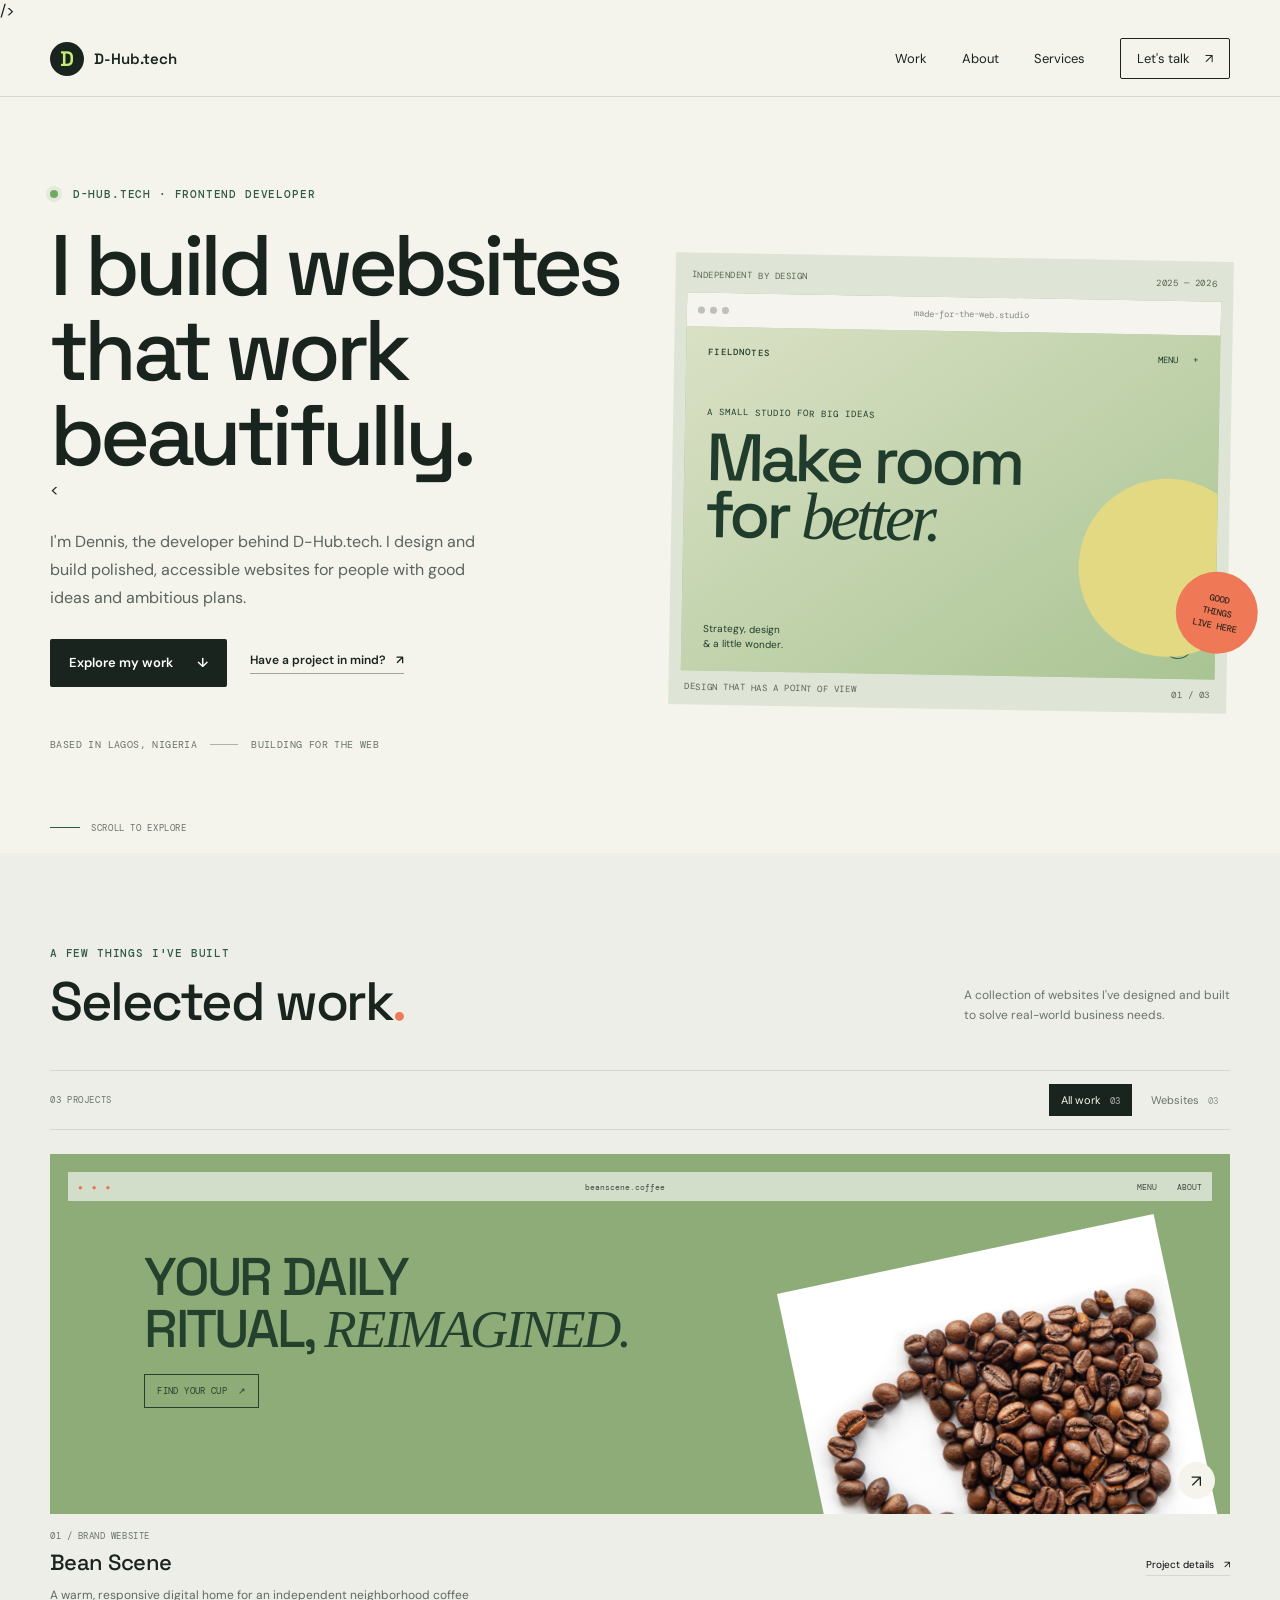
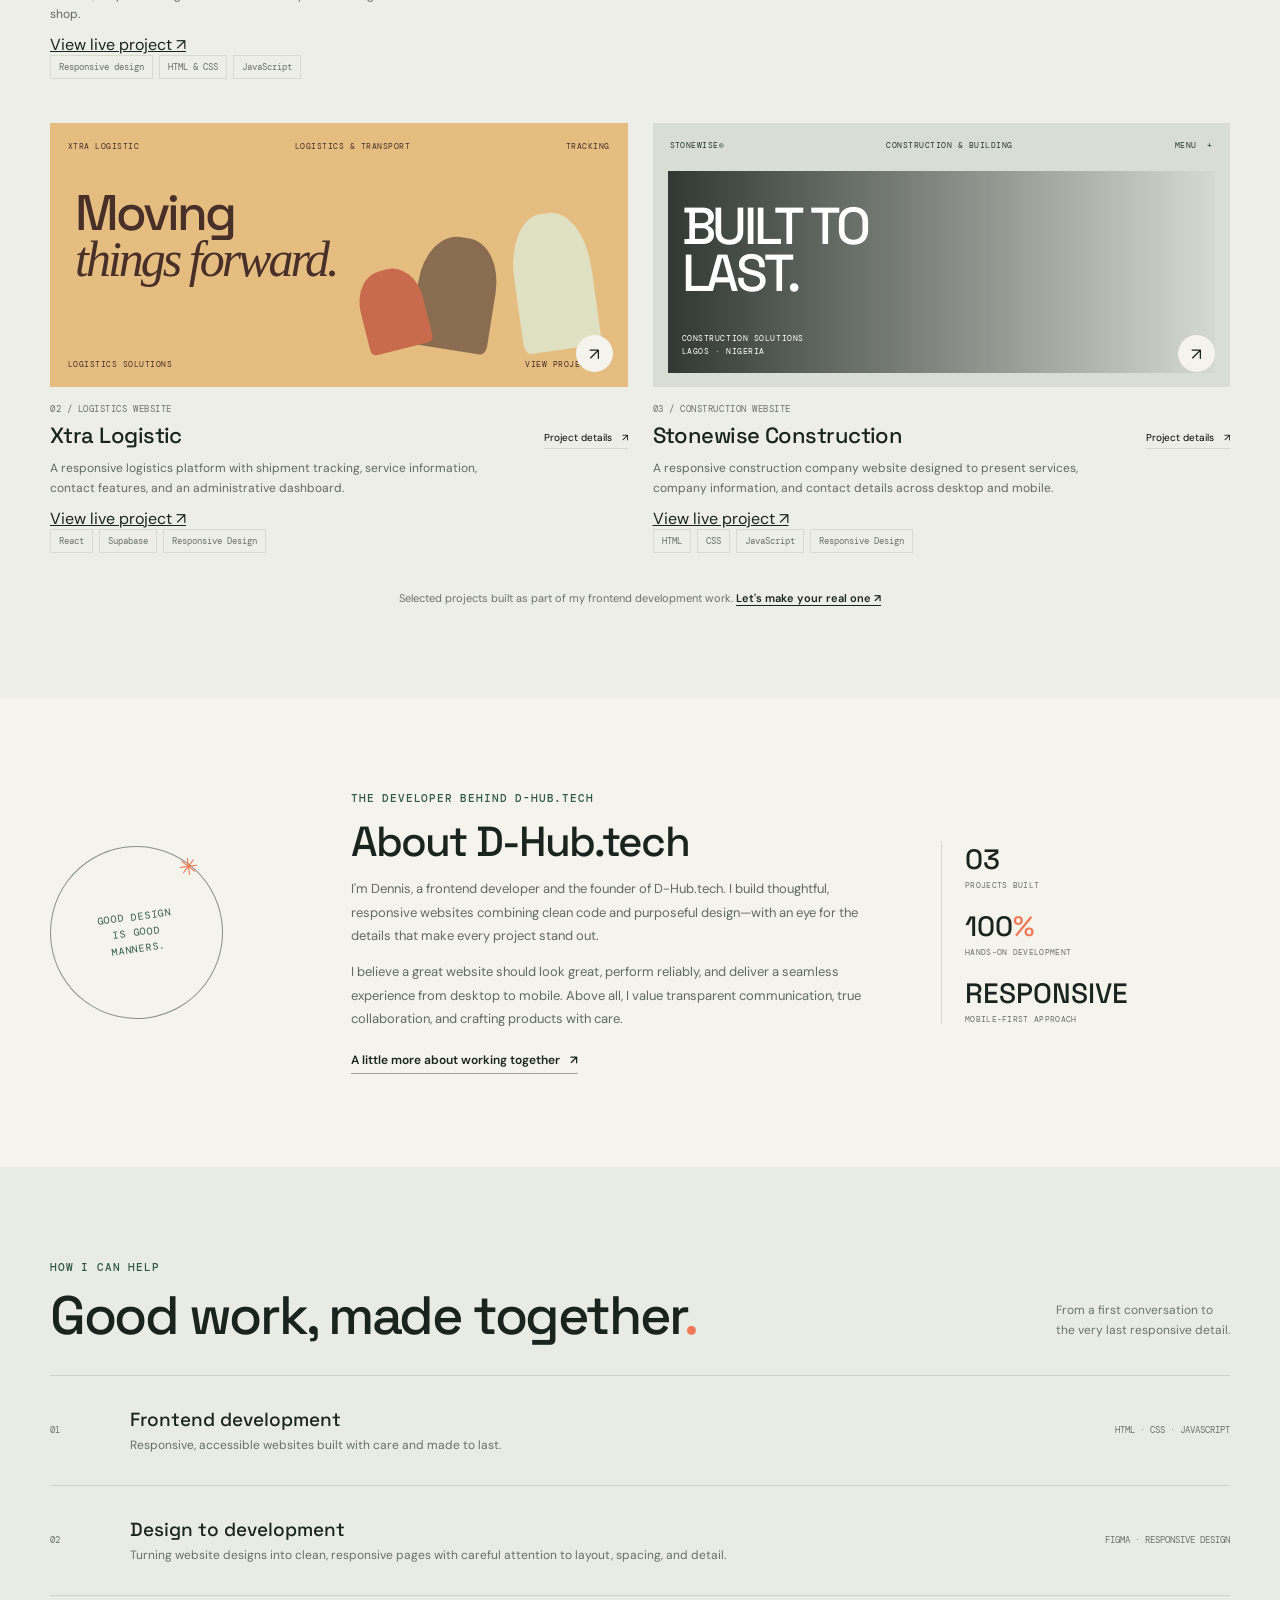
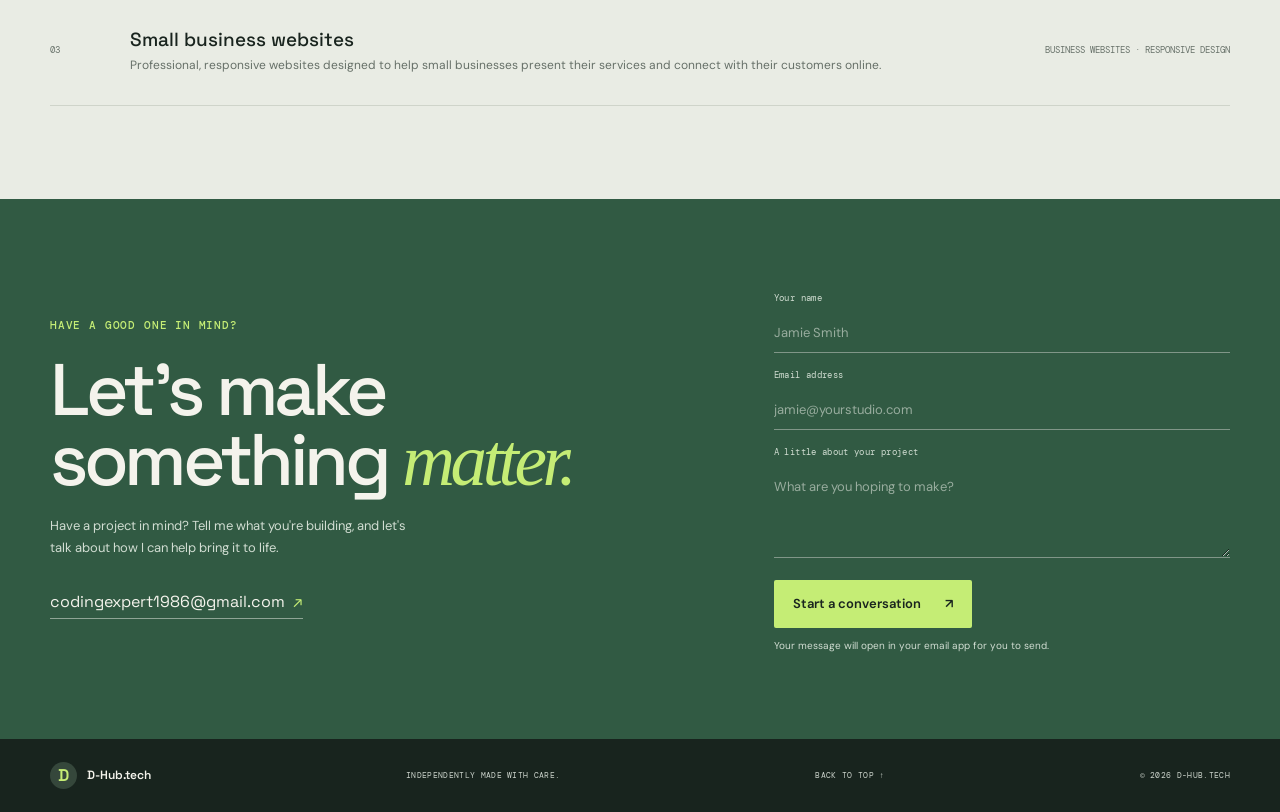
<file: index.html>
<!doctype html>
<html lang="en">
  <head>
    <meta charset="UTF-8" />
    <meta name="viewport" content="width=device-width, initial-scale=1.0" />
    <link rel="icon" type="image/svg+xml" href="./favicon.svg?v=2" />
    <meta property="og:type" content="website" />
    <meta property="og:title" content="D-Hub.tech | Frontend Developer" />
    />
    <meta
      property="og:description"
      content="I design and build polished, responsive websites for businesses and people with good ideas."
    />
    <meta
      property="og:image"
      content="https://d-hubtech.netlify.app/images/icon/og-image.png"
    />
    <meta
      name="description"
      content="D-Hub.tech is a frontend development studio building thoughtful, fast, and accessible websites."
    />
    <link rel="canonical" href="https://d-hubtech.netlify.app/" />
    <meta name="theme-color" content="#f4f3ec" />
    <link rel="preconnect" href="https://fonts.googleapis.com" />
    <link rel="preconnect" href="https://fonts.gstatic.com" crossorigin />
    <link
      href="https://fonts.googleapis.com/css2?family=DM+Mono:wght@400;500&family=DM+Sans:wght@400;500;600;700&family=Space+Grotesk:wght@400;500;600;700&display=swap"
      rel="stylesheet"
    />
    <link rel="stylesheet" href="portfolio.css" />
    <title>D-Hub.tech | Frontend Developer</title>
  </head>
  <body class="portfolio-page">
    <a class="skip-link" href="#main">Skip to content</a>
    <header class="site-header">
      <a class="wordmark" href="#home" aria-label="D-Hub.tech, home">
        <span class="wordmark-icon" aria-hidden="true">D</span>
        <span>D-Hub.tech</span>
      </a>
      <button
        class="menu-toggle"
        type="button"
        aria-expanded="false"
        aria-controls="site-nav"
        aria-label="Open navigation"
      >
        <span></span><span></span>
      </button>
      <nav class="site-nav" id="site-nav" aria-label="Main navigation">
        <a href="#work">Work</a>
        <a href="#about">About</a>
        <a href="#services">Services</a>
        <a class="nav-contact" href="#contact"
          >Let's talk <span aria-hidden="true">↗</span></a
        >
      </nav>
    </header>

    <main id="main">
      <section class="hero page-wrap" id="home" aria-labelledby="hero-title">
        <div class="hero-copy">
          <p class="eyebrow">
            <span class="availability-dot"></span> D-Hub.tech · Frontend
            Developer
          </p>
          <h1 id="hero-title">I build websites that work beautifully.</h1>
          <
          <p class="hero-intro">
            I'm Dennis, the developer behind D-Hub.tech. I design and build
            polished, accessible websites for people with good ideas and
            ambitious plans.
          </p>
          <div class="hero-actions">
            <a class="button button-dark" href="#work"
              >Explore my work <span aria-hidden="true">↓</span></a
            >
            <a class="text-link" href="#contact"
              >Have a project in mind? <span aria-hidden="true">↗</span></a
            >
          </div>
          <div class="hero-meta">
            <span>Based in Lagos, Nigeria</span>
            <span class="meta-rule" aria-hidden="true"></span>
            <span>Building for the web</span>
          </div>
        </div>
        <div class="hero-art" aria-label="A preview of Dennis's frontend work">
          <div class="art-topline">
            <span>INDEPENDENT BY DESIGN</span><span>2025 — 2026</span>
          </div>
          <div class="art-window">
            <div class="window-bar">
              <span></span><span></span><span></span>
              <p>made-for-the-web.studio</p>
            </div>
            <div class="window-content">
              <div class="window-nav">
                <span class="window-brand">FIELDNOTES</span
                ><span>MENU&nbsp;&nbsp; +</span>
              </div>
              <div class="window-kicker">A SMALL STUDIO FOR BIG IDEAS</div>
              <div class="window-title">Make room<br />for <i>better.</i></div>
              <div class="window-bottom">
                <span>Strategy, design<br />&amp; a little wonder.</span
                ><span class="window-arrow" aria-hidden="true">↗</span>
              </div>
              <div class="window-sun" aria-hidden="true"></div>
            </div>
          </div>
          <div class="art-caption">
            <span>DESIGN THAT HAS A POINT OF VIEW</span><span>01 / 03</span>
          </div>
          <span class="art-sticker" aria-hidden="true"
            >GOOD<br />THINGS<br />LIVE HERE</span
          >
        </div>
        <a class="scroll-cue" href="#work"
          ><span class="scroll-line" aria-hidden="true"></span> SCROLL TO
          EXPLORE</a
        >
      </section>

      <section
        class="work-section section-pad"
        id="work"
        aria-labelledby="work-title"
      >
        <div class="page-wrap">
          <div class="section-heading">
            <div>
              <p class="eyebrow">A few things I've built</p>

              <h2 id="work-title">
                Selected work<span class="heading-period">.</span>
              </h2>
            </div>
            <p class="section-note">
              A collection of websites I've designed and built<br />to solve
              real-world business needs.
            </p>
          </div>
          <div class="project-toolbar">
            <span class="project-count">03 PROJECTS</span>
            <div
              class="project-filters"
              role="group"
              aria-label="Filter projects"
            >
              <button
                class="filter-button is-active"
                type="button"
                data-filter="all"
                aria-pressed="true"
              >
                All work <span>03</span>
              </button>
              <button
                class="filter-button"
                type="button"
                data-filter="websites"
                aria-pressed="false"
              >
                Websites <span>03</span>
              </button>
            </div>
          </div>
          <div class="project-grid">
            <article
              class="project-card project-card-featured"
              data-category="websites"
            >
              <button
                class="project-preview preview-coffee"
                type="button"
                data-project="bean-scene"
                aria-label="Read the Bean Scene project details"
              >
                <span class="preview-browser"
                  ><span class="preview-browser-dots">● ● ●</span
                  ><span>beanscene.coffee</span
                  ><span>MENU&nbsp; &nbsp; ABOUT</span></span
                >
                <span class="coffee-preview-copy"
                  ><span>YOUR DAILY<br />RITUAL, <i>REIMAGINED.</i></span
                  ><span class="coffee-preview-button"
                    >FIND YOUR CUP&nbsp; ↗</span
                  ></span
                >
                <img
                  src="images/icon/stylized-cup-coffee-out-coffee-beans-flat-lay 1.png"
                  alt="Coffee cup surrounded by coffee beans"
                  loading="lazy"
                />
                <span class="preview-open" aria-hidden="true">↗</span>
              </button>
              <div class="project-info">
                <div>
                  <p class="project-type">01 / BRAND WEBSITE</p>
                  <h3>Bean Scene</h3>
                </div>
                <button
                  class="project-details"
                  type="button"
                  data-project="bean-scene"
                >
                  Project details <span aria-hidden="true">↗</span>
                </button>
              </div>
              <p class="project-summary">
                A warm, responsive digital home for an independent neighborhood
                coffee shop.
              </p>
              <a
                class="project-live-link"
                href="https://coffee-home01.netlify.app/"
                target="_blank"
                rel="noopener noreferrer"
              >
                View live project ↗
              </a>

              <div class="tag-list">
                <span>Responsive design</span><span>HTML &amp; CSS</span
                ><span>JavaScript</span>
              </div>
            </article>

            <article class="project-card" data-category="websites">
              <button
                class="project-preview preview-store"
                type="button"
                data-project="xtra-logistic"
                aria-label="Read the Xtra Logistic project details"
              >
                <span class="store-topline">
                  XTRA LOGISTIC
                  <span>LOGISTICS &amp; TRANSPORT</span>
                  <span>TRACKING</span>
                </span>

                <span class="store-title">
                  Moving<br /><i>things forward.</i>
                </span>
                <span class="store-shape shape-one"></span>
                <span class="store-shape shape-two"></span>
                <span class="store-shape shape-three"></span>

                <span class="store-bottom">
                  LOGISTICS SOLUTIONS
                  <span>VIEW PROJECT&nbsp; ↗</span>
                </span>

                <span class="preview-open" aria-hidden="true">↗</span>
              </button>
              <div class="project-info">
                <div>
                  <p class="project-type">02 / LOGISTICS WEBSITE</p>
                  <h3>Xtra Logistic</h3>
                </div>
                <button
                  class="project-details"
                  type="button"
                  data-project="xtra-logistic"
                >
                  Project details <span aria-hidden="true">↗</span>
                </button>
              </div>

              <p class="project-summary">
                A responsive logistics platform with shipment tracking, service
                information, contact features, and an administrative dashboard.
              </p>

              <a
                class="project-live-link"
                href="https://xtra-logistic.netlify.app/"
                target="_blank"
                rel="noopener noreferrer"
              >
                View live project ↗
              </a>

              <div class="tag-list">
                <span>React</span>
                <span>Supabase</span>
                <span>Responsive Design</span>
              </div>
            </article>

            <article class="project-card" data-category="websites">
              <button
                class="project-preview preview-studio"
                type="button"
                data-project="stonewise"
                aria-label="Read the Stonewise Construction project details"
              >
                <span class="studio-topline">
                  <span>STONEWISE®</span>
                  <span>CONSTRUCTION &amp; BUILDING</span>
                  <span>MENU&nbsp; +</span>
                </span>

                <span class="studio-image" aria-hidden="true"></span>

                <span class="studio-overlay">
                  <span>BUILT TO<br />LAST.</span>
                  <span>
                    CONSTRUCTION SOLUTIONS<br />
                    LAGOS · NIGERIA
                  </span>
                </span>

                <span class="preview-open" aria-hidden="true">↗</span>
              </button>

              <div class="project-info">
                <div>
                  <p class="project-type">03 / CONSTRUCTION WEBSITE</p>
                  <h3>Stonewise Construction</h3>
                </div>

                <button
                  class="project-details"
                  type="button"
                  data-project="stonewise"
                >
                  Project details <span aria-hidden="true">↗</span>
                </button>
              </div>

              <p class="project-summary">
                A responsive construction company website designed to present
                services, company information, and contact details across
                desktop and mobile.
              </p>

              <a
                class="project-live-link"
                href="https://stonewisecontruction.netlify.app/"
                target="_blank"
                rel="noopener noreferrer"
              >
                View live project ↗
              </a>

              <div class="tag-list">
                <span>HTML</span>
                <span>CSS</span>
                <span>JavaScript</span>
                <span>Responsive Design</span>
              </div>
            </article>
          </div>
          <p class="work-footnote">
            Selected projects built as part of my frontend development work.
            <a href="#contact">
              Let's make your real one <span aria-hidden="true">↗</span>
            </a>
          </p>
        </div>
      </section>

      <section
        class="about-section section-pad"
        id="about"
        aria-labelledby="about-title"
      >
        <div class="page-wrap about-grid">
          <div class="about-stamp" aria-hidden="true">
            <span>GOOD DESIGN<br />IS GOOD<br />MANNERS.</span
            ><span class="stamp-star">✳</span>
          </div>
          <div class="about-copy">
            <p class="eyebrow">The developer behind D-Hub.tech</p>
            <h2 id="about-title">About D-Hub.tech</h2>
            <p>
              I'm Dennis, a frontend developer and the founder of D-Hub.tech. I
              build thoughtful, responsive websites combining clean code and
              purposeful design—with an eye for the details that make every
              project stand out.
            </p>
            <p>
              I believe a great website should look great, perform reliably, and
              deliver a seamless experience from desktop to mobile. Above all, I
              value transparent communication, true collaboration, and crafting
              products with care.
            </p>
            <a class="text-link about-link" href="#contact"
              >A little more about working together
              <span aria-hidden="true">↗</span></a
            >
          </div>

          <div class="about-stats">
            <div>
              <strong>03</strong>
              <span>PROJECTS BUILT</span>
            </div>

            <div>
              <strong>100<span>%</span></strong>
              <span>HANDS-ON DEVELOPMENT</span>
            </div>

            <div>
              <strong>RESPONSIVE</strong>
              <span>MOBILE-FIRST APPROACH</span>
            </div>
          </div>
        </div>
      </section>

      <section
        class="services-section section-pad"
        id="services"
        aria-labelledby="services-title"
      >
        <div class="page-wrap">
          <div class="section-heading">
            <div>
              <p class="eyebrow">How I can help</p>
              <h2 id="services-title">
                Good work, made together<span class="heading-period">.</span>
              </h2>
            </div>
            <p class="section-note">
              From a first conversation to<br />the very last responsive detail.
            </p>
          </div>
          <div class="services-list">
            <article>
              <span class="service-number">01</span>
              <div>
                <h3>Frontend development</h3>
                <p>
                  Responsive, accessible websites built with care and made to
                  last.
                </p>
              </div>
              <span class="service-tools">HTML · CSS · JAVASCRIPT</span>
            </article>
            <article>
              <span class="service-number">02</span>
              <div>
                <h3>Design to development</h3>
                <p>
                  Turning website designs into clean, responsive pages with
                  careful attention to layout, spacing, and detail.
                </p>
              </div>
              <span class="service-tools">FIGMA · RESPONSIVE DESIGN</span>
            </article>
            <article>
              <span class="service-number">03</span>
              <div>
                <h3>Small business websites</h3>
                <p>
                  Professional, responsive websites designed to help small
                  businesses present their services and connect with their
                  customers online.
                </p>
              </div>
              <span class="service-tools"
                >BUSINESS WEBSITES · RESPONSIVE DESIGN</span
              >
            </article>
          </div>
        </div>
      </section>

      <section
        class="contact-section"
        id="contact"
        aria-labelledby="contact-title"
      >
        <div class="page-wrap contact-grid">
          <div class="contact-copy">
            <p class="eyebrow">Have a good one in mind?</p>
            <h2 id="contact-title">Let's make<br />something <i>matter.</i></h2>
            <p>
              Have a project in mind? Tell me what you're building, and let's
              talk about how I can help bring it to life.
            </p>
            <a class="contact-email" href="mailto:codingexpert1986@gmail.com"
              >codingexpert1986@gmail.com<span aria-hidden="true">↗</span></a
            >
          </div>
          <form class="contact-form" id="contact-form">
            <label for="contact-name">Your name</label
            ><input
              id="contact-name"
              name="name"
              type="text"
              placeholder="Jamie Smith"
              autocomplete="name"
              required
            />
            <label for="contact-address">Email address</label
            ><input
              id="contact-address"
              name="email"
              type="email"
              placeholder="jamie@yourstudio.com"
              autocomplete="email"
              required
            />
            <label for="contact-message">A little about your project</label
            ><textarea
              id="contact-message"
              name="message"
              rows="4"
              placeholder="What are you hoping to make?"
              required
            ></textarea>
            <button class="button button-lime" type="submit">
              Start a conversation
              <span aria-hidden="true">↗</span>
            </button>
            <p class="form-note" id="form-note" aria-live="polite">
              Your message will open in your email app for you to send.
            </p>
          </form>
        </div>
      </section>
    </main>

    <footer class="site-footer">
      <a class="wordmark footer-wordmark" href="#home">
        <span class="wordmark-icon" aria-hidden="true">D</span>
        <span>D-Hub.tech</span>
      </a>

      <span>INDEPENDENTLY MADE WITH CARE.</span>

      <a href="#home">BACK TO TOP ↑</a>

      <span>© <span id="current-year">2026</span> D-HUB.TECH</span>
    </footer>

    <dialog
      class="project-dialog"
      id="project-dialog"
      aria-labelledby="dialog-title"
    >
      <form method="dialog">
        <button class="dialog-close" aria-label="Close project details">
          ×
        </button>
      </form>
      <p class="eyebrow" id="dialog-kicker">PROJECT DETAILS</p>
      <h2 id="dialog-title"></h2>
      <p id="dialog-description"></p>
      <div class="dialog-tags" id="dialog-tags"></div>
      <a class="button button-dark dialog-contact" href="#contact"
        >Have a project like this? <span aria-hidden="true">↗</span></a
      >
    </dialog>
    <script src="script.js" defer></script>
  </body>
</html>
</file>
<file: portfolio.css>
:root {
  color-scheme: light;
  --paper: #f4f3ec;
  --paper-deep: #e9e9df;
  --ink: #19241e;
  --muted: #69736b;
  --line: #d6d8ce;
  --green: #315a43;
  --lime: #c5ed75;
  --orange: #ef7957;
  --display: "Space Grotesk", sans-serif;
  --body: "DM Sans", sans-serif;
  --mono: "DM Mono", monospace;
}

* {
  box-sizing: border-box;
}
html {
  scroll-behavior: smooth;
  scroll-padding-top: 88px;
}
body.portfolio-page {
  margin: 0;
  background: var(--paper);
  color: var(--ink);
  font-family: var(--body);
  -webkit-font-smoothing: antialiased;
}
a {
  color: inherit;
}
button,
input,
textarea {
  font: inherit;
}
button,
a {
  -webkit-tap-highlight-color: transparent;
}
button:focus-visible,
a:focus-visible,
input:focus-visible,
textarea:focus-visible {
  outline: 3px solid var(--orange);
  outline-offset: 4px;
}
.page-wrap {
  width: min(1180px, calc(100% - 64px));
  margin-inline: auto;
}
.skip-link {
  position: absolute;
  top: 8px;
  left: 8px;
  z-index: 20;
  transform: translateY(-150%);
  background: var(--lime);
  padding: 12px 16px;
}
.skip-link:focus {
  transform: translateY(0);
}
.site-header {
  height: 76px;
  padding-inline: max(32px, calc((100vw - 1180px) / 2));
  display: flex;
  align-items: center;
  justify-content: space-between;
  border-bottom: 1px solid var(--line);
}
.wordmark {
  display: inline-flex;
  align-items: center;
  gap: 10px;
  text-decoration: none;
  font: 600 15px var(--display);
}
.wordmark-icon {
  display: grid;
  place-items: center;
  width: 34px;
  height: 34px;
  border-radius: 50%;
  background: var(--ink);
  color: var(--lime);
  font: 600 21px var(--display);
}
.site-nav {
  display: flex;
  align-items: center;
  gap: 35px;
}
.site-nav a,
.contact-socials a {
  font-size: 13px;
  text-decoration: none;
}
.site-nav a:hover,
.contact-socials a:hover {
  color: var(--green);
}
.site-nav .nav-contact {
  padding: 11px 16px;
  border: 1px solid var(--ink);
  border-radius: 2px;
}
.nav-contact span {
  margin-left: 12px;
}
.menu-toggle {
  display: none;
}

.hero {
  min-height: 650px;
  padding-top: 90px;
  padding-bottom: 74px;
  display: grid;
  grid-template-columns: 1.02fr 0.98fr;
  align-items: center;
  gap: 42px;
  position: relative;
}
.hero-copy {
  padding-bottom: 28px;
}
.eyebrow {
  margin: 0 0 23px;
  color: var(--green);
  font: 500 11px var(--mono);
  letter-spacing: 0.075em;
  text-transform: uppercase;
}
.availability-dot {
  display: inline-block;
  width: 8px;
  height: 8px;
  margin-right: 7px;
  border-radius: 50%;
  background: #72a962;
  box-shadow: 0 0 0 4px #72a96220;
}
.hero h1 {
  max-width: 600px;
  margin: 0;
  font: 500 clamp(55px, 6.7vw, 88px)/0.99 var(--display);
  letter-spacing: -0.055em;
}
.highlight-word {
  position: relative;
  z-index: 0;
  white-space: nowrap;
}
.highlight-word::after {
  position: absolute;
  z-index: -1;
  content: "";
  height: 20px;
  left: 3px;
  right: -6px;
  bottom: 7px;
  background: var(--lime);
  transform: rotate(-2deg);
}
.hero-intro {
  max-width: 440px;
  margin: 28px 0 27px;
  color: #59645c;
  font-size: 16px;
  line-height: 1.75;
}
.hero-actions {
  display: flex;
  flex-wrap: wrap;
  align-items: center;
  gap: 23px;
}
.button {
  display: inline-flex;
  justify-content: center;
  align-items: center;
  gap: 24px;
  min-height: 48px;
  padding: 0 19px;
  border: 0;
  border-radius: 2px;
  text-decoration: none;
  font-size: 13px;
  font-weight: 600;
  transition:
    transform 0.2s ease,
    background 0.2s ease;
  cursor: pointer;
}
.button:hover {
  transform: translateY(-2px);
}
.button-dark {
  background: var(--ink);
  color: #fff;
}
.button-dark:hover {
  background: var(--green);
}
.text-link {
  font-size: 12px;
  font-weight: 600;
  text-decoration: none;
  border-bottom: 1px solid #9ca39b;
  padding-bottom: 5px;
}
.text-link span {
  margin-left: 7px;
}
.hero-meta {
  display: flex;
  align-items: center;
  gap: 13px;
  margin-top: 51px;
  color: var(--muted);
  font: 10px var(--mono);
  text-transform: uppercase;
  letter-spacing: 0.04em;
}
.meta-rule {
  width: 28px;
  height: 1px;
  background: #aeb3a9;
}
.hero-art {
  position: relative;
  padding: 14px 12px 12px;
  background: #dfe5d6;
  transform: rotate(1deg);
}
.art-topline,
.art-caption {
  display: flex;
  justify-content: space-between;
  color: #586551;
  font: 9px var(--mono);
  letter-spacing: 0.06em;
}
.art-topline {
  padding: 2px 4px 12px;
}
.art-caption {
  padding: 10px 4px 0;
}
.art-window {
  overflow: hidden;
  min-height: 378px;
  background: #b2c8a2;
}
.window-bar {
  height: 34px;
  display: flex;
  gap: 5px;
  align-items: center;
  padding-inline: 11px;
  background: #f6f4ee;
}
.window-bar > span {
  width: 7px;
  height: 7px;
  border-radius: 50%;
  background: #bcc2b7;
}
.window-bar p {
  flex: 1;
  margin: 0;
  color: #858c83;
  text-align: center;
  font: 9px var(--mono);
}
.window-content {
  min-height: 344px;
  position: relative;
  overflow: hidden;
  padding: 19px 22px;
  color: #203c2c;
  background: linear-gradient(145deg, #dae1c5 0%, #a9c493 100%);
}
.window-nav {
  display: flex;
  justify-content: space-between;
  font: 9px var(--mono);
}
.window-brand {
  font-weight: 500;
  letter-spacing: 0.13em;
}
.window-kicker {
  margin-top: 48px;
  font: 9px var(--mono);
  letter-spacing: 0.11em;
}
.window-title {
  position: relative;
  z-index: 1;
  margin-top: 11px;
  font: 500 clamp(46px, 5.2vw, 69px)/0.86 var(--display);
  letter-spacing: -0.06em;
}
.window-title i,
.store-title i,
.contact-copy h2 i {
  font-family: Georgia, serif;
  font-weight: 400;
}
.window-bottom {
  position: absolute;
  bottom: 20px;
  left: 22px;
  right: 22px;
  display: flex;
  align-items: end;
  justify-content: space-between;
  font-size: 10px;
  line-height: 1.5;
}
.window-arrow {
  display: grid;
  place-items: center;
  width: 31px;
  height: 31px;
  border: 1px solid #45634a;
  border-radius: 50%;
  font-size: 17px;
}
.window-sun {
  position: absolute;
  right: -40px;
  bottom: 22px;
  width: 178px;
  height: 178px;
  border-radius: 50%;
  background: #e2d982;
}
.art-sticker {
  position: absolute;
  right: -30px;
  bottom: 60px;
  display: grid;
  place-items: center;
  width: 82px;
  height: 82px;
  border-radius: 50%;
  background: var(--orange);
  color: #38251c;
  text-align: center;
  font: 500 9px/1.5 var(--mono);
  transform: rotate(10deg);
}
.scroll-cue {
  position: absolute;
  bottom: 19px;
  left: 0;
  display: flex;
  align-items: center;
  gap: 11px;
  color: var(--muted);
  font: 9px var(--mono);
  letter-spacing: 0.07em;
  text-decoration: none;
}
.scroll-line {
  display: inline-block;
  width: 30px;
  height: 1px;
  background: var(--green);
}

.section-pad {
  padding-block: 93px;
}
.work-section {
  background: #edeee7;
}
.section-heading {
  display: flex;
  justify-content: space-between;
  align-items: end;
  gap: 20px;
  margin-bottom: 39px;
}
.section-heading .eyebrow {
  margin-bottom: 13px;
}
.section-heading h2,
.about-copy h2 {
  margin: 0;
  font: 500 clamp(34px, 4.4vw, 54px)/1.08 var(--display);
  letter-spacing: -0.045em;
}
.heading-period {
  color: var(--orange);
}
.section-note {
  margin: 0 0 5px;
  color: var(--muted);
  font-size: 12px;
  line-height: 1.65;
}
.project-toolbar {
  display: flex;
  align-items: center;
  justify-content: space-between;
  gap: 15px;
  padding-block: 13px;
  margin-bottom: 24px;
  border-top: 1px solid var(--line);
  border-bottom: 1px solid var(--line);
}
.project-count {
  color: var(--muted);
  font: 9px var(--mono);
  letter-spacing: 0.07em;
}
.project-filters {
  display: flex;
  gap: 7px;
}
.filter-button {
  padding: 8px 11px;
  border: 1px solid transparent;
  background: transparent;
  color: var(--muted);
  font-size: 11px;
  cursor: pointer;
}
.filter-button span {
  margin-left: 6px;
  font: 9px var(--mono);
  opacity: 0.7;
}
.filter-button:hover,
.filter-button.is-active {
  border-color: var(--ink);
  color: var(--ink);
}
.filter-button.is-active {
  background: var(--ink);
  color: var(--paper);
}
.project-grid {
  display: grid;
  grid-template-columns: repeat(2, minmax(0, 1fr));
  gap: 44px 25px;
}
.project-card[hidden] {
  display: none;
}
.project-card-featured {
  grid-column: 1 / -1;
}
.project-preview {
  position: relative;
  display: block;
  width: 100%;
  height: 264px;
  overflow: hidden;
  padding: 0;
  border: 0;
  text-align: left;
  cursor: pointer;
}
.project-card-featured .project-preview {
  height: 360px;
}
.preview-open {
  position: absolute;
  z-index: 2;
  right: 15px;
  bottom: 15px;
  display: grid;
  place-items: center;
  width: 37px;
  height: 37px;
  border-radius: 50%;
  background: var(--paper);
  color: var(--ink);
  font-size: 17px;
  transition: transform 0.2s ease;
}
.project-preview:hover .preview-open {
  transform: rotate(45deg);
}
.preview-browser {
  position: absolute;
  z-index: 1;
  top: 18px;
  left: 18px;
  right: 18px;
  height: 29px;
  display: flex;
  align-items: center;
  justify-content: space-between;
  padding: 0 10px;
  background: #fff9;
  color: #42483f;
  font: 8px var(--mono);
}
.preview-browser-dots {
  color: #e47a57;
  letter-spacing: 2px;
}
.preview-coffee {
  background: #8eac78;
  color: #24412e;
}
.coffee-preview-copy {
  position: absolute;
  z-index: 1;
  left: 8%;
  top: 27%;
  display: flex;
  flex-direction: column;
  gap: 18px;
  font: 500 clamp(23px, 4.2vw, 53px)/0.98 var(--display);
  letter-spacing: -0.05em;
}
.coffee-preview-copy i {
  font-family: Georgia, serif;
  font-weight: 400;
}
.coffee-preview-button {
  align-self: start;
  padding: 10px 12px;
  border: 1px solid #24412e;
  font: 9px var(--mono);
  letter-spacing: 0.04em;
}
.preview-coffee img {
  position: absolute;
  right: 3%;
  bottom: -26%;
  width: min(49%, 385px);
  transform: rotate(-12deg);
  transition: transform 0.4s ease;
}
.preview-coffee:hover img {
  transform: rotate(-7deg) translateY(-8px);
}
.preview-store {
  background: #e5bd81;
  color: #482f27;
}
.store-topline,
.store-bottom {
  position: absolute;
  z-index: 1;
  left: 18px;
  right: 18px;
  display: flex;
  align-items: center;
  justify-content: space-between;
  font: 8px var(--mono);
  letter-spacing: 0.06em;
}
.store-topline {
  top: 18px;
}
.store-bottom {
  bottom: 18px;
}
.store-title {
  position: absolute;
  z-index: 1;
  left: 25px;
  top: 67px;
  font: 500 clamp(32px, 4.2vw, 50px)/0.92 var(--display);
  letter-spacing: -0.06em;
}
.store-shape {
  position: absolute;
  bottom: 37px;
  display: block;
  border-radius: 44% 44% 8% 8%;
}
.shape-one {
  right: 23%;
  width: 78px;
  height: 113px;
  background: #8a6c50;
  transform: rotate(9deg);
}
.shape-two {
  right: 6%;
  width: 78px;
  height: 137px;
  background: #e0e0c2;
  transform: rotate(-8deg);
}
.shape-three {
  right: 35%;
  width: 64px;
  height: 81px;
  background: #c76b4c;
  transform: rotate(-14deg);
}
.preview-studio {
  background: #d9ded4;
  color: #24382c;
}
.studio-topline {
  position: absolute;
  z-index: 2;
  top: 17px;
  left: 17px;
  right: 17px;
  display: flex;
  align-items: center;
  justify-content: space-between;
  font: 8px var(--mono);
  letter-spacing: 0.06em;
}
.studio-image {
  position: absolute;
  inset: 48px 15px 14px;
  background:
    linear-gradient(90deg, #17221de0, #17221d05),
    url("https://images.unsplash.com/photo-1600210492486-724fe5c67fb0?auto=format&fit=crop&w=1000&q=80")
      center 53% / cover;
  filter: saturate(0.65);
}
.studio-overlay {
  position: absolute;
  z-index: 1;
  inset: 80px 29px 30px;
  display: flex;
  flex-direction: column;
  justify-content: space-between;
  color: #fff;
}
.studio-overlay > span:first-child {
  font: 500 clamp(35px, 4.4vw, 52px)/0.9 var(--display);
  letter-spacing: -0.06em;
}
.studio-overlay > span:last-child {
  font: 8px/1.6 var(--mono);
  letter-spacing: 0.07em;
}
.project-info {
  display: flex;
  justify-content: space-between;
  align-items: end;
  gap: 12px;
  margin-top: 16px;
}
.project-type {
  margin: 0 0 6px;
  color: var(--muted);
  font: 9px var(--mono);
  letter-spacing: 0.06em;
}
.project-info h3 {
  margin: 0;
  font: 500 22px var(--display);
  letter-spacing: -0.025em;
}
.project-details {
  flex: 0 0 auto;
  padding: 0 0 4px;
  border: 0;
  border-bottom: 1px solid var(--line);
  background: transparent;
  font-size: 10px;
  cursor: pointer;
}
.project-details:hover {
  border-color: var(--ink);
}
.project-details span {
  margin-left: 7px;
}
.project-summary {
  max-width: 430px;
  margin: 10px 0;
  color: #606a61;
  font-size: 12px;
  line-height: 1.6;
}
.tag-list,
.dialog-tags {
  display: flex;
  flex-wrap: wrap;
  gap: 6px;
}
.tag-list span,
.dialog-tags span {
  padding: 5px 8px;
  border: 1px solid #d7dacf;
  color: #687269;
  font: 9px var(--mono);
}
.work-footnote {
  margin: 38px 0 0;
  color: var(--muted);
  text-align: center;
  font-size: 11px;
}
.work-footnote a {
  color: var(--ink);
  font-weight: 600;
  text-decoration-thickness: 1px;
  text-underline-offset: 3px;
}

.about-section {
  background: var(--paper);
}
.about-grid {
  display: grid;
  grid-template-columns: 0.63fr 1.35fr 0.72fr;
  align-items: center;
  gap: 48px;
}
.about-stamp {
  position: relative;
  display: grid;
  place-items: center;
  width: 173px;
  aspect-ratio: 1;
  border: 1px solid #879187;
  border-radius: 50%;
  color: var(--green);
  text-align: center;
  font: 10px/1.6 var(--mono);
  letter-spacing: 0.08em;
  transform: rotate(-8deg);
}
.stamp-star {
  position: absolute;
  top: 10px;
  right: 15px;
  color: var(--orange);
  font-size: 23px;
}
.about-copy .eyebrow {
  margin-bottom: 14px;
}
.about-copy h2 {
  font-size: clamp(30px, 3.5vw, 42px);
}
.about-copy h2 span {
  color: var(--green);
  font-family: Georgia, serif;
  font-style: italic;
  font-weight: 400;
}
.about-copy > p:not(.eyebrow) {
  max-width: 540px;
  color: #616b63;
  font-size: 13px;
  line-height: 1.8;
}
.about-link {
  display: inline-block;
  margin-top: 9px;
}
.about-stats {
  display: grid;
  gap: 18px;
  padding-left: 23px;
  border-left: 1px solid var(--line);
}
.about-stats > div {
  display: grid;
  gap: 3px;
}
.about-stats strong {
  font: 500 28px var(--display);
}
.about-stats strong span {
  color: var(--orange);
}
.about-stats > div > span {
  color: var(--muted);
  font: 8px var(--mono);
  letter-spacing: 0.04em;
}

.services-section {
  background: #e9ece4;
}
.services-section .section-heading {
  margin-bottom: 29px;
}
.services-list {
  border-top: 1px solid #cfd4ca;
}
.services-list article {
  display: grid;
  grid-template-columns: 60px 1fr auto;
  align-items: center;
  gap: 20px;
  min-height: 110px;
  border-bottom: 1px solid #cfd4ca;
}
.service-number,
.service-tools {
  color: var(--muted);
  font: 9px var(--mono);
}
.services-list h3 {
  margin: 0 0 5px;
  font: 500 19px var(--display);
}
.services-list p {
  margin: 0;
  color: #667068;
  font-size: 12px;
}
.service-tools {
  text-align: right;
}

.contact-section {
  padding-block: 86px;
  background: var(--green);
  color: #f4f3ec;
}
.contact-grid {
  display: grid;
  grid-template-columns: 1fr 0.72fr;
  gap: 90px;
  align-items: center;
}
.contact-copy .eyebrow {
  color: var(--lime);
}
.contact-copy h2 {
  margin: 0 0 19px;
  font: 500 clamp(49px, 6vw, 73px)/0.96 var(--display);
  letter-spacing: -0.06em;
}
.contact-copy h2 i {
  color: var(--lime);
}
.contact-copy > p:not(.eyebrow) {
  max-width: 365px;
  color: #d1ddd2;
  font-size: 13px;
  line-height: 1.7;
}
.contact-email {
  display: inline-block;
  margin-top: 19px;
  padding-bottom: 6px;
  border-bottom: 1px solid #8fa595;
  font: 16px var(--display);
  text-decoration: none;
}
.contact-email span {
  margin-left: 8px;
  color: var(--lime);
}
.contact-socials {
  display: flex;
  gap: 19px;
  margin-top: 32px;
}
.contact-socials a {
  color: #d1ddd2;
  font-size: 11px;
}
.contact-socials a span {
  color: var(--lime);
}
.contact-form {
  display: grid;
  gap: 9px;
}
.contact-form label {
  margin-top: 7px;
  color: #d1ddd2;
  font: 9px var(--mono);
  letter-spacing: 0.04em;
}
.contact-form input,
.contact-form textarea {
  width: 100%;
  padding: 11px 0;
  border: 0;
  border-bottom: 1px solid #809688;
  border-radius: 0;
  background: transparent;
  color: #fff;
  font-size: 13px;
  resize: vertical;
}
.contact-form input::placeholder,
.contact-form textarea::placeholder {
  color: #b2c1b5;
  opacity: 0.8;
}
.contact-form input:focus,
.contact-form textarea:focus {
  outline: 0;
  border-color: var(--lime);
}
.contact-form .button {
  justify-self: start;
  margin-top: 13px;
}
.button-lime {
  background: var(--lime);
  color: var(--ink);
}
.button-lime:hover {
  background: #d5f596;
}
.form-note {
  min-height: 14px;
  margin: 2px 0 0;
  color: #d1ddd2;
  font-size: 10px;
}
.site-footer {
  display: flex;
  align-items: center;
  justify-content: space-between;
  gap: 18px;
  min-height: 73px;
  padding-inline: max(32px, calc((100vw - 1180px) / 2));
  background: #18241e;
  color: #cbd3cb;
}
.footer-wordmark {
  color: #f4f3ec;
  font-size: 12px;
}
.footer-wordmark .wordmark-icon {
  width: 27px;
  height: 27px;
  background: #35473b;
  color: var(--lime);
  font-size: 17px;
}
.site-footer > span,
.site-footer > a:last-of-type {
  font: 8px var(--mono);
  letter-spacing: 0.04em;
  text-decoration: none;
}
.site-footer > a:last-of-type:hover {
  color: var(--lime);
}

.project-dialog {
  width: min(500px, calc(100% - 32px));
  padding: 40px;
  border: 1px solid var(--line);
  background: var(--paper);
  color: var(--ink);
}
.project-dialog::backdrop {
  background: #17231dcc;
  backdrop-filter: blur(3px);
}
.project-dialog form {
  position: absolute;
  top: 12px;
  right: 13px;
}
.dialog-close {
  width: 36px;
  height: 36px;
  border: 1px solid var(--line);
  border-radius: 50%;
  background: transparent;
  font-size: 24px;
  cursor: pointer;
}
.project-dialog .eyebrow {
  margin: 0 0 13px;
}
.project-dialog h2 {
  margin: 0 0 13px;
  font: 500 34px var(--display);
  letter-spacing: -0.04em;
}
.project-dialog > p:not(.eyebrow) {
  color: #59645c;
  font-size: 14px;
  line-height: 1.7;
}
.dialog-tags {
  margin: 20px 0 24px;
}
.dialog-tags span {
  border-color: var(--line);
}
.dialog-contact {
  font-size: 11px;
}

@media (min-width: 1400px) {
  .hero {
    min-height: 710px;
  }
}
@media (max-width: 900px) {
  .hero {
    min-height: 600px;
    gap: 27px;
    padding-top: 75px;
  }
  .hero h1 {
    font-size: clamp(52px, 7vw, 72px);
  }
  .art-window {
    min-height: 330px;
  }
  .window-content {
    min-height: 296px;
  }
  .about-grid {
    grid-template-columns: 0.55fr 1.3fr;
    gap: 34px;
  }
  .about-stamp {
    width: 145px;
  }
  .about-stats {
    grid-column: 2;
    grid-template-columns: repeat(3, 1fr);
    padding: 18px 0 0;
    border-left: 0;
    border-top: 1px solid var(--line);
  }
  .contact-grid {
    gap: 48px;
  }
}
@media (max-width: 650px) {
  html {
    scroll-padding-top: 68px;
  }
  .page-wrap {
    width: min(100% - 40px, 480px);
  }
  .site-header {
    position: sticky;
    z-index: 10;
    top: 0;
    height: 64px;
    padding-inline: 20px;
    background: var(--paper);
  }
  .menu-toggle {
    display: grid;
    gap: 5px;
    width: 42px;
    height: 42px;
    place-content: center;
    border: 1px solid var(--line);
    border-radius: 2px;
    background: transparent;
  }
  .menu-toggle span {
    display: block;
    width: 17px;
    height: 1px;
    background: var(--ink);
    transition: transform 0.2s ease;
  }
  .menu-toggle[aria-expanded="true"] span:first-child {
    transform: translateY(3px) rotate(45deg);
  }
  .menu-toggle[aria-expanded="true"] span:last-child {
    transform: translateY(-3px) rotate(-45deg);
  }
  .site-nav {
    position: absolute;
    top: 63px;
    right: 0;
    left: 0;
    display: none;
    align-items: stretch;
    gap: 0;
    padding: 8px 20px 17px;
    border-bottom: 1px solid var(--line);
    background: var(--paper);
  }
  .site-nav.is-open {
    display: flex;
    flex-direction: column;
  }
  .site-nav a {
    padding: 13px 2px;
    border-bottom: 1px solid var(--line);
  }
  .site-nav .nav-contact {
    margin-top: 8px;
    padding: 12px;
    text-align: center;
    border: 1px solid var(--ink);
  }
  .hero {
    min-height: unset;
    grid-template-columns: 1fr;
    gap: 38px;
    padding-top: 55px;
    padding-bottom: 78px;
  }
  .hero-copy {
    padding-bottom: 0;
  }
  .hero .eyebrow {
    font-size: 9px;
  }
  .hero h1 {
    max-width: 450px;
    font-size: clamp(53px, 14vw, 76px);
  }
  .hero-intro {
    max-width: 390px;
    margin-top: 22px;
    font-size: 14px;
  }
  .hero-actions {
    gap: 17px;
  }
  .text-link {
    font-size: 11px;
  }
  .hero-meta {
    margin-top: 29px;
    font-size: 8px;
  }
  .hero-art {
    width: calc(100% - 14px);
    margin-right: 14px;
  }
  .art-window {
    min-height: 315px;
  }
  .window-content {
    min-height: 281px;
  }
  .window-kicker {
    margin-top: 41px;
  }
  .window-title {
    font-size: clamp(53px, 15vw, 70px);
  }
  .art-sticker {
    right: -13px;
    bottom: 47px;
    width: 69px;
    height: 69px;
    font-size: 8px;
  }
  .scroll-cue {
    bottom: 25px;
  }
  .section-pad {
    padding-block: 64px;
  }
  .section-heading {
    align-items: start;
    flex-direction: column;
    gap: 12px;
    margin-bottom: 26px;
  }
  .section-heading h2 {
    font-size: 37px;
  }
  .section-note br {
    display: none;
  }
  .project-toolbar {
    align-items: start;
    flex-direction: column;
    gap: 8px;
  }
  .project-filters {
    width: 100%;
    gap: 2px;
  }
  .filter-button {
    flex: 1;
    padding: 8px 5px;
    font-size: 10px;
  }
  .project-grid {
    grid-template-columns: 1fr;
    gap: 34px;
  }
  .project-card-featured {
    grid-column: auto;
  }
  .project-preview,
  .project-card-featured .project-preview {
    height: 245px;
  }
  .coffee-preview-copy {
    font-size: clamp(31px, 9vw, 45px);
  }
  .preview-coffee img {
    right: -5%;
    bottom: -20%;
    width: 53%;
  }
  .store-title {
    font-size: 45px;
  }
  .studio-overlay > span:first-child {
    font-size: 43px;
  }
  .project-info h3 {
    font-size: 19px;
  }
  .project-details {
    font-size: 9px;
  }
  .work-footnote {
    line-height: 1.7;
  }
  .about-grid {
    grid-template-columns: 1fr;
    gap: 25px;
  }
  .about-stamp {
    width: 118px;
    margin-left: 5px;
    font-size: 8px;
  }
  .stamp-star {
    top: 5px;
    right: 10px;
    font-size: 18px;
  }
  .about-copy h2 {
    font-size: 34px;
  }
  .about-stats {
    grid-column: auto;
    gap: 10px;
  }
  .about-stats strong {
    font-size: 24px;
  }
  .about-stats > div > span {
    font-size: 7px;
    line-height: 1.5;
  }
  .services-list article {
    grid-template-columns: 30px 1fr;
    gap: 12px;
    padding-block: 19px;
  }
  .services-list h3 {
    font-size: 17px;
  }
  .services-list p {
    font-size: 11px;
    line-height: 1.6;
  }
  .service-tools {
    grid-column: 2;
    text-align: left;
    font-size: 8px;
  }
  .contact-section {
    padding-block: 65px;
  }
  .contact-grid {
    grid-template-columns: 1fr;
    gap: 39px;
  }
  .contact-copy h2 {
    font-size: 61px;
  }
  .contact-form {
    gap: 8px;
  }
  .contact-form input,
  .contact-form textarea {
    font-size: 16px;
  }
  .site-footer {
    display: grid;
    grid-template-columns: 1fr 1fr;
    gap: 15px;
    padding: 19px 20px;
  }
  .site-footer > :nth-child(even) {
    text-align: right;
  }
  .site-footer > span,
  .site-footer > a:last-of-type {
    font-size: 7px;
  }
  .project-dialog {
    padding: 34px 24px 26px;
  }
}
@media (max-width: 360px) {
  .page-wrap {
    width: calc(100% - 32px);
  }
  .hero h1 {
    font-size: 49px;
  }
  .hero-actions {
    align-items: flex-start;
    flex-direction: column;
  }
  .hero-meta {
    gap: 8px;
    font-size: 7px;
  }
  .filter-button {
    font-size: 9px;
  }
  .project-info {
    align-items: start;
    flex-direction: column;
  }
}
@media (prefers-reduced-motion: reduce) {
  *,
  *::before,
  *::after {
    scroll-behavior: auto !important;
    transition-duration: 0.01ms !important;
    animation-duration: 0.01ms !important;
  }
}
</file>
